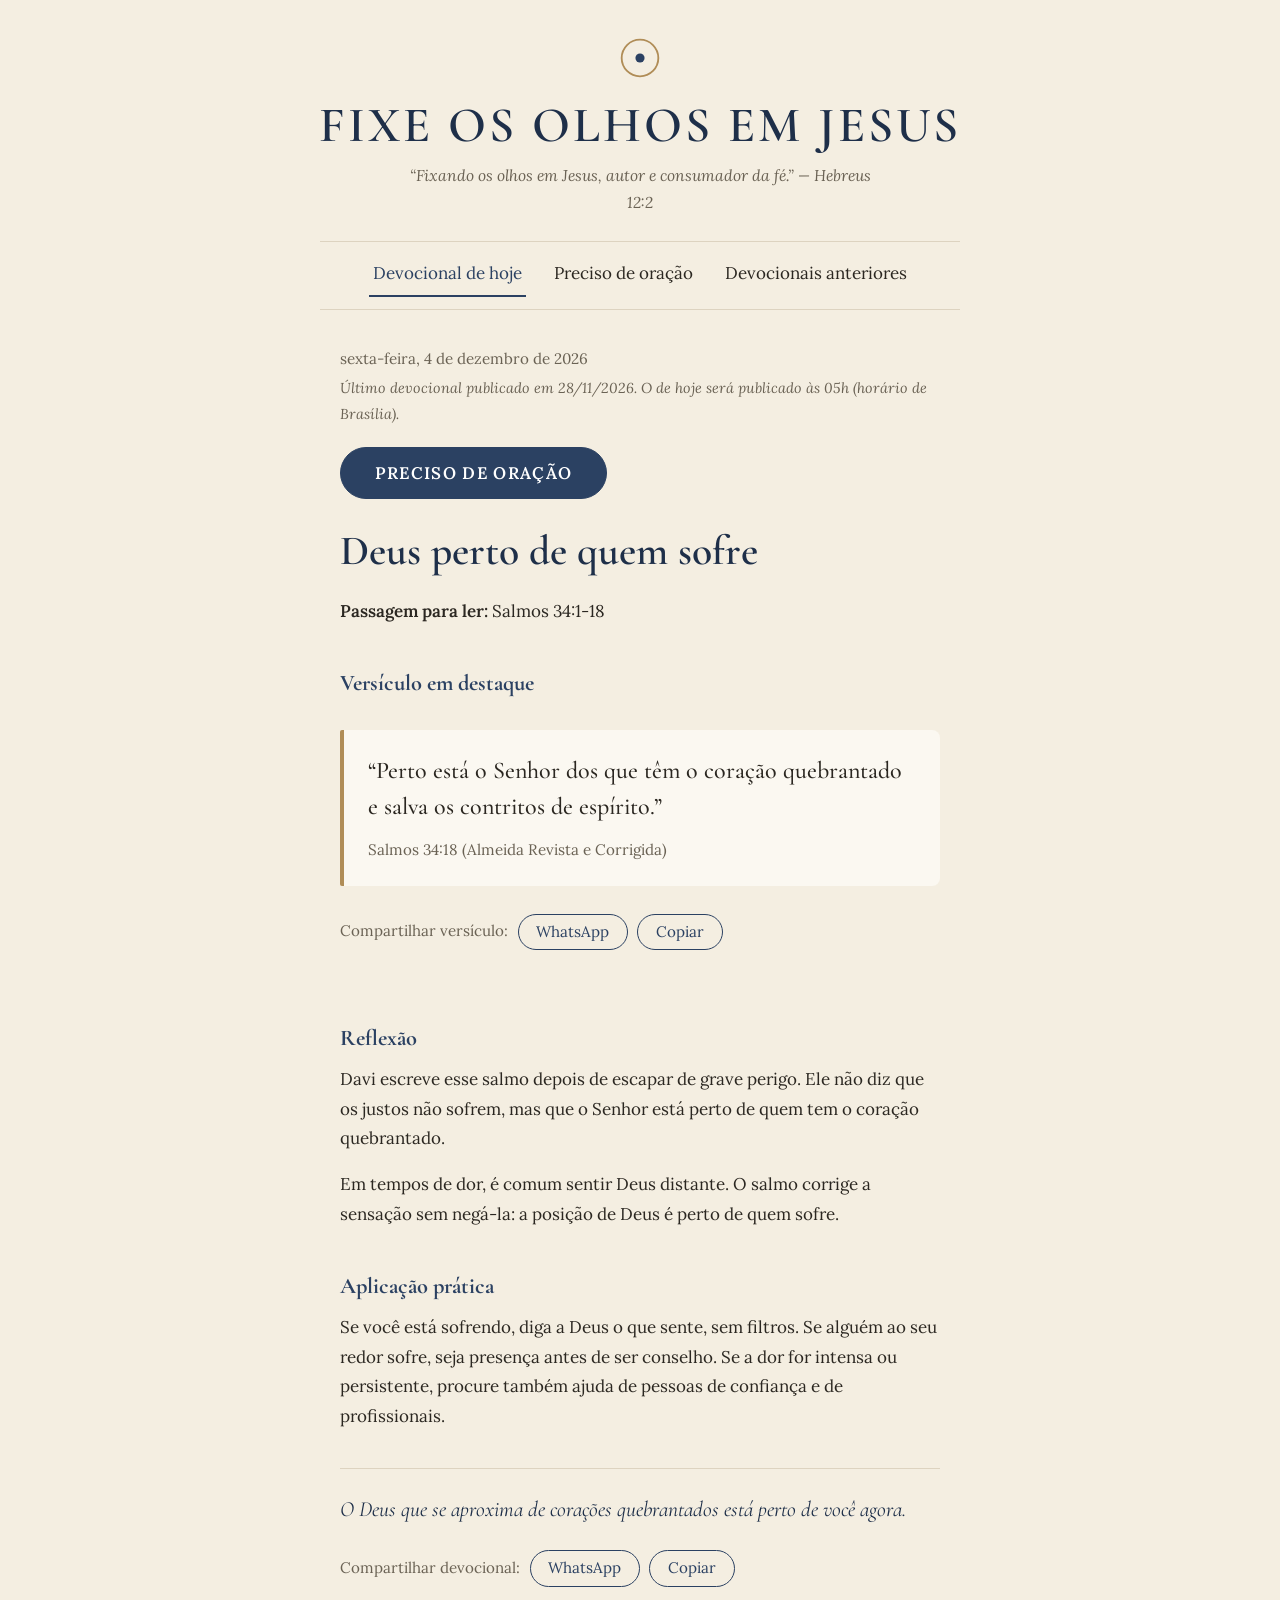
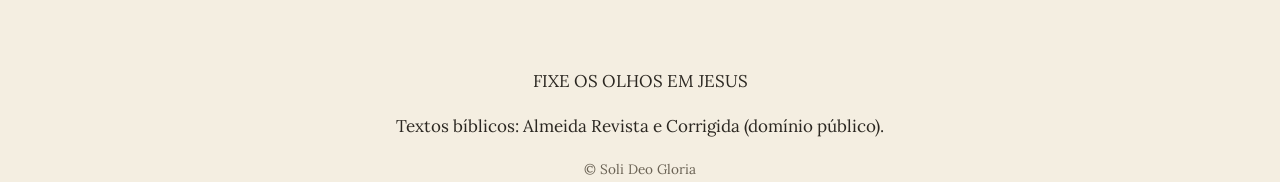
<file: index.html>
<!DOCTYPE html>
<html lang="pt-BR">
<head>
<meta charset="utf-8">
<meta name="viewport" content="width=device-width, initial-scale=1">
<title>FIXE OS OLHOS EM JESUS — Devocional diário cristão</title>
<meta name="description" content="Um devocional diário com passagem bíblica, versículo, reflexão e aplicação prática para fixar os olhos em Jesus.">
<meta name="theme-color" content="#F4EEE1">
<link rel="canonical" href="https://ThiagoBorzaquel.github.io/Fixe-os-em-jesus/">
<link rel="icon" href="./favicon.svg" type="image/svg+xml">
<meta property="og:type" content="website">
<meta property="og:locale" content="pt_BR">
<meta property="og:site_name" content="FIXE OS OLHOS EM JESUS">
<meta property="og:title" content="FIXE OS OLHOS EM JESUS — Devocional diário cristão">
<meta property="og:description" content="Um devocional diário com passagem bíblica, versículo, reflexão e aplicação prática para fixar os olhos em Jesus.">
<meta property="og:url" content="https://ThiagoBorzaquel.github.io/Fixe-os-em-jesus/">
<meta property="og:image" content="https://ThiagoBorzaquel.github.io/Fixe-os-em-jesus/img/og.png">
<meta name="twitter:card" content="summary_large_image">
<link rel="preconnect" href="https://fonts.googleapis.com">
<link rel="preconnect" href="https://fonts.gstatic.com" crossorigin>
<link rel="stylesheet" href="https://fonts.googleapis.com/css2?family=Cormorant+Garamond:ital,wght@0,500;0,600;0,700;1,500&amp;family=Lora:ital,wght@0,400;0,600;1,400&amp;display=swap">
<link rel="stylesheet" href="./css/style.css">
</head>
<body data-pagina="inicio" data-raiz="./">
<a class="pular" href="#conteudo">Ir para o conteúdo</a>
<header class="topo">
<svg class="marca" viewBox="0 0 48 48" aria-hidden="true"><circle cx="24" cy="24" r="20" fill="none" stroke="#B08D57" stroke-width="2"/><circle cx="24" cy="24" r="5" fill="#2B4162"/></svg>
<p class="titulo-site"><a href="./">FIXE OS OLHOS EM JESUS</a></p>
<p class="lema">“Fixando os olhos em Jesus, autor e consumador da fé.” — Hebreus 12:2</p>
<nav class="nav" aria-label="Principal"><a href="./" aria-current="page">Devocional de hoje</a><a href="./oracao/">Preciso de oração</a><a href="./anteriores/">Devocionais anteriores</a></nav>
</header>
<main>
<p class="data" id="data-atual"></p>
<p class="aviso-data" id="aviso-data"></p>
<div class="acao"><a class="btn btn-primario" href="oracao/">PRECISO DE ORAÇÃO</a></div>
<div id="conteudo" aria-live="polite"><p>Carregando o devocional…</p></div>
</main>
<footer class="rodape">
<p>FIXE OS OLHOS EM JESUS</p>
<p>Textos bíblicos: Almeida Revista e Corrigida (domínio público).</p>
<small>© Soli Deo Gloria</small>
</footer>
<noscript><p style="text-align:center">Ative o JavaScript para ler o conteúdo desta página.</p></noscript>
<script src="./js/app.js" defer></script>
</body>
</html>
</file>
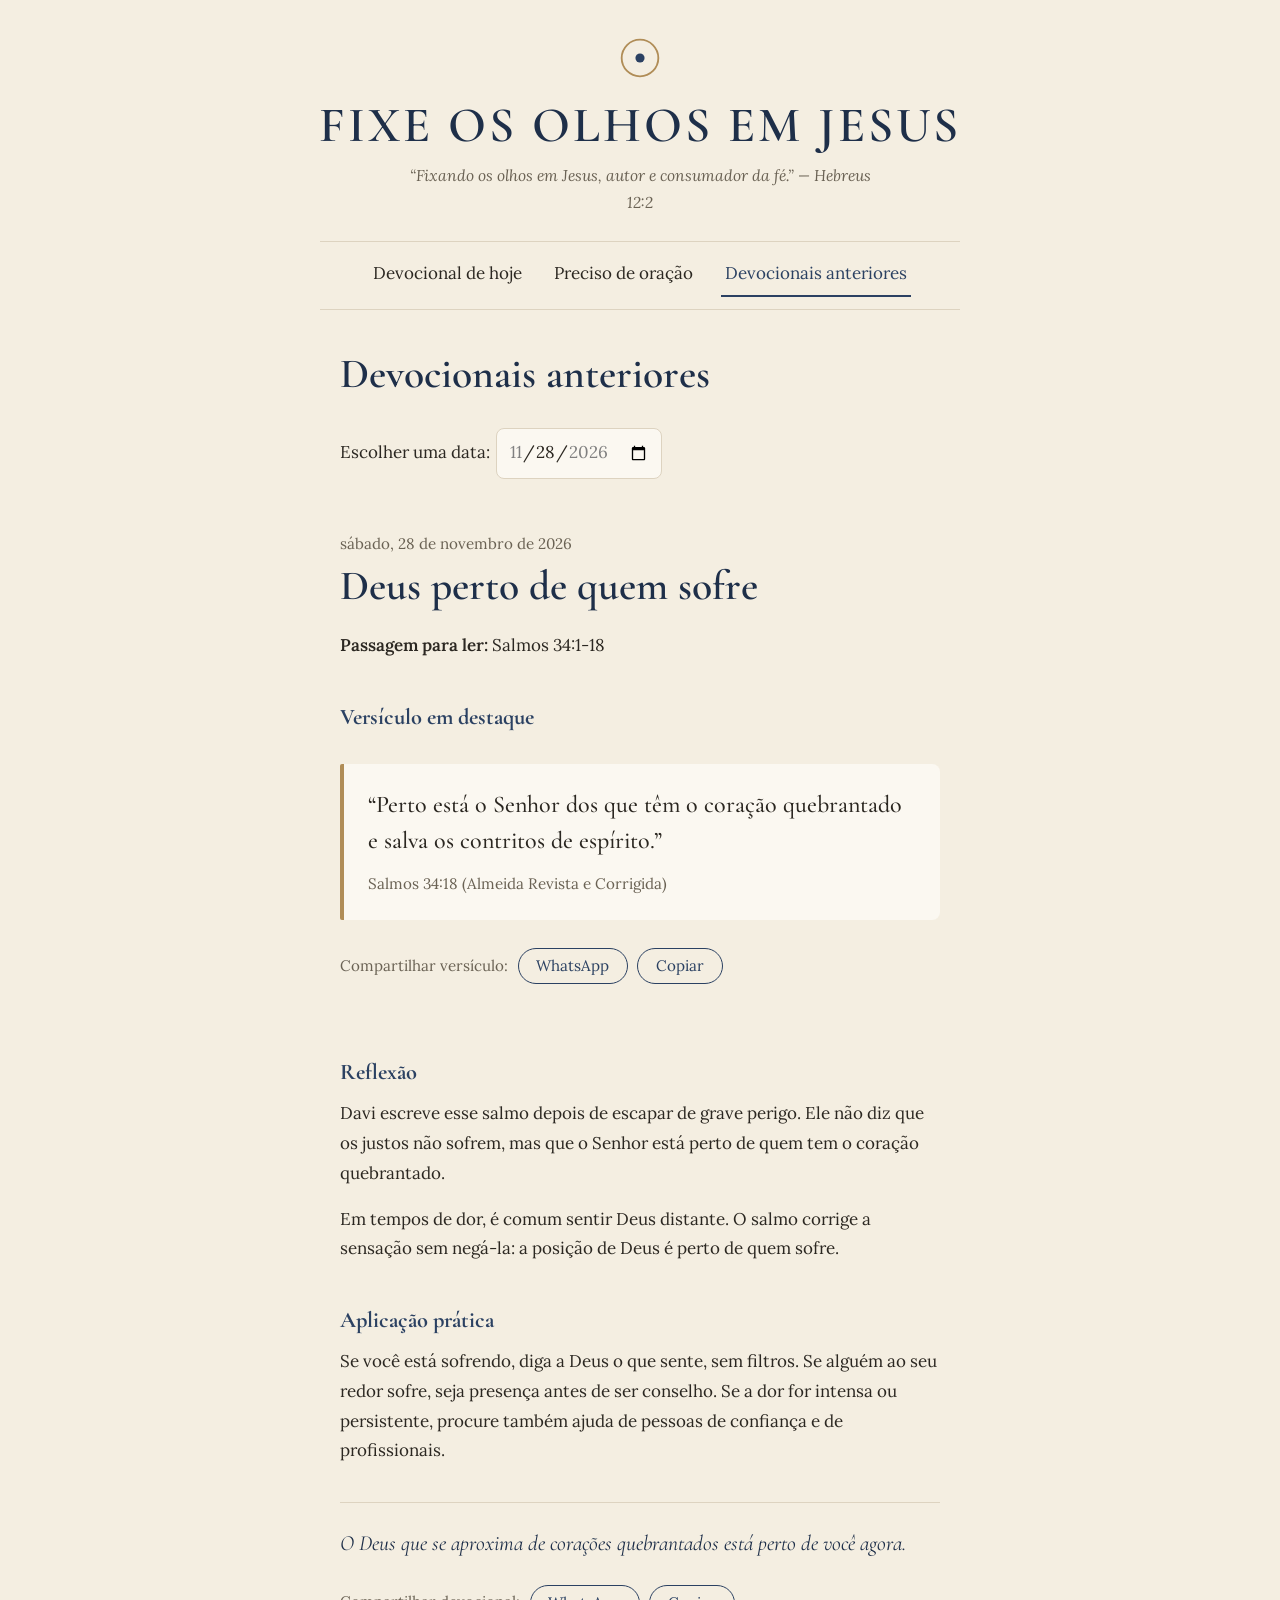
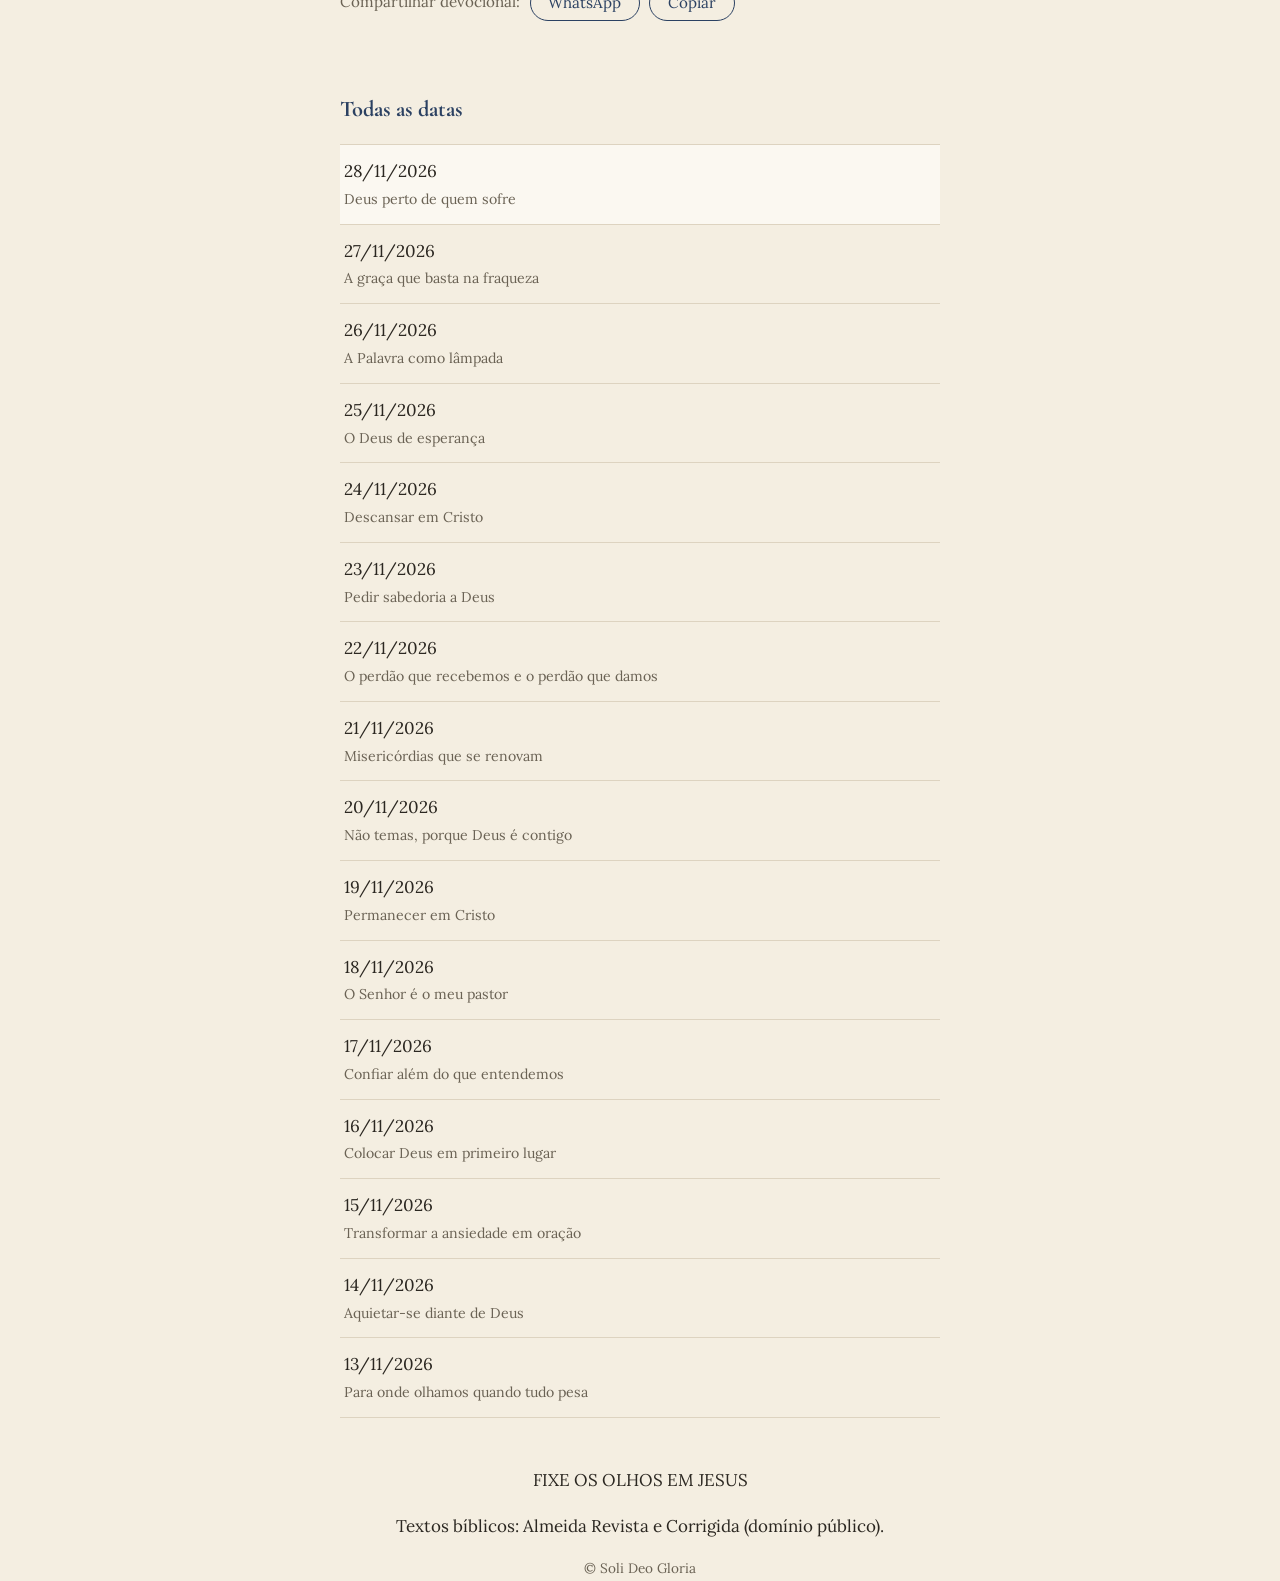
<file: anteriores/index.html>
<!DOCTYPE html>
<html lang="pt-BR">
<head>
<meta charset="utf-8">
<meta name="viewport" content="width=device-width, initial-scale=1">
<title>Devocionais anteriores — FIXE OS OLHOS EM JESUS</title>
<meta name="description" content="Releia os devocionais publicados em dias anteriores e compartilhe a mensagem.">
<meta name="theme-color" content="#F4EEE1">
<link rel="canonical" href="https://ThiagoBorzaquel.github.io/Fixe-os-em-jesus/anteriores/">
<link rel="icon" href="../favicon.svg" type="image/svg+xml">
<meta property="og:type" content="website">
<meta property="og:locale" content="pt_BR">
<meta property="og:site_name" content="FIXE OS OLHOS EM JESUS">
<meta property="og:title" content="Devocionais anteriores — FIXE OS OLHOS EM JESUS">
<meta property="og:description" content="Releia os devocionais publicados em dias anteriores e compartilhe a mensagem.">
<meta property="og:url" content="https://ThiagoBorzaquel.github.io/Fixe-os-em-jesus/anteriores/">
<meta property="og:image" content="https://ThiagoBorzaquel.github.io/Fixe-os-em-jesus/img/og.png">
<meta name="twitter:card" content="summary_large_image">
<link rel="preconnect" href="https://fonts.googleapis.com">
<link rel="preconnect" href="https://fonts.gstatic.com" crossorigin>
<link rel="stylesheet" href="https://fonts.googleapis.com/css2?family=Cormorant+Garamond:ital,wght@0,500;0,600;0,700;1,500&amp;family=Lora:ital,wght@0,400;0,600;1,400&amp;display=swap">
<link rel="stylesheet" href="../css/style.css">
</head>
<body data-pagina="anteriores" data-raiz="../">
<a class="pular" href="#conteudo">Ir para o conteúdo</a>
<header class="topo">
<svg class="marca" viewBox="0 0 48 48" aria-hidden="true"><circle cx="24" cy="24" r="20" fill="none" stroke="#B08D57" stroke-width="2"/><circle cx="24" cy="24" r="5" fill="#2B4162"/></svg>
<p class="titulo-site"><a href="../">FIXE OS OLHOS EM JESUS</a></p>
<p class="lema">“Fixando os olhos em Jesus, autor e consumador da fé.” — Hebreus 12:2</p>
<nav class="nav" aria-label="Principal"><a href="../">Devocional de hoje</a><a href="../oracao/">Preciso de oração</a><a href="../anteriores/" aria-current="page">Devocionais anteriores</a></nav>
</header>
<main>
<h2 class="pagina-titulo">Devocionais anteriores</h2>
<div class="ferramentas">
<div><label for="data">Escolher uma data:</label><input type="date" id="data"></div>
</div>
<p class="status" id="msg" role="status" aria-live="polite"></p>
<div id="conteudo" aria-live="polite"><p>Carregando…</p></div>
<h3>Todas as datas</h3>
<ul class="lista-datas" id="lista"></ul>
</main>
<footer class="rodape">
<p>FIXE OS OLHOS EM JESUS</p>
<p>Textos bíblicos: Almeida Revista e Corrigida (domínio público).</p>
<small>© Soli Deo Gloria</small>
</footer>
<noscript><p style="text-align:center">Ative o JavaScript para ler o conteúdo desta página.</p></noscript>
<script src="../js/app.js" defer></script>
</body>
</html>
</file>
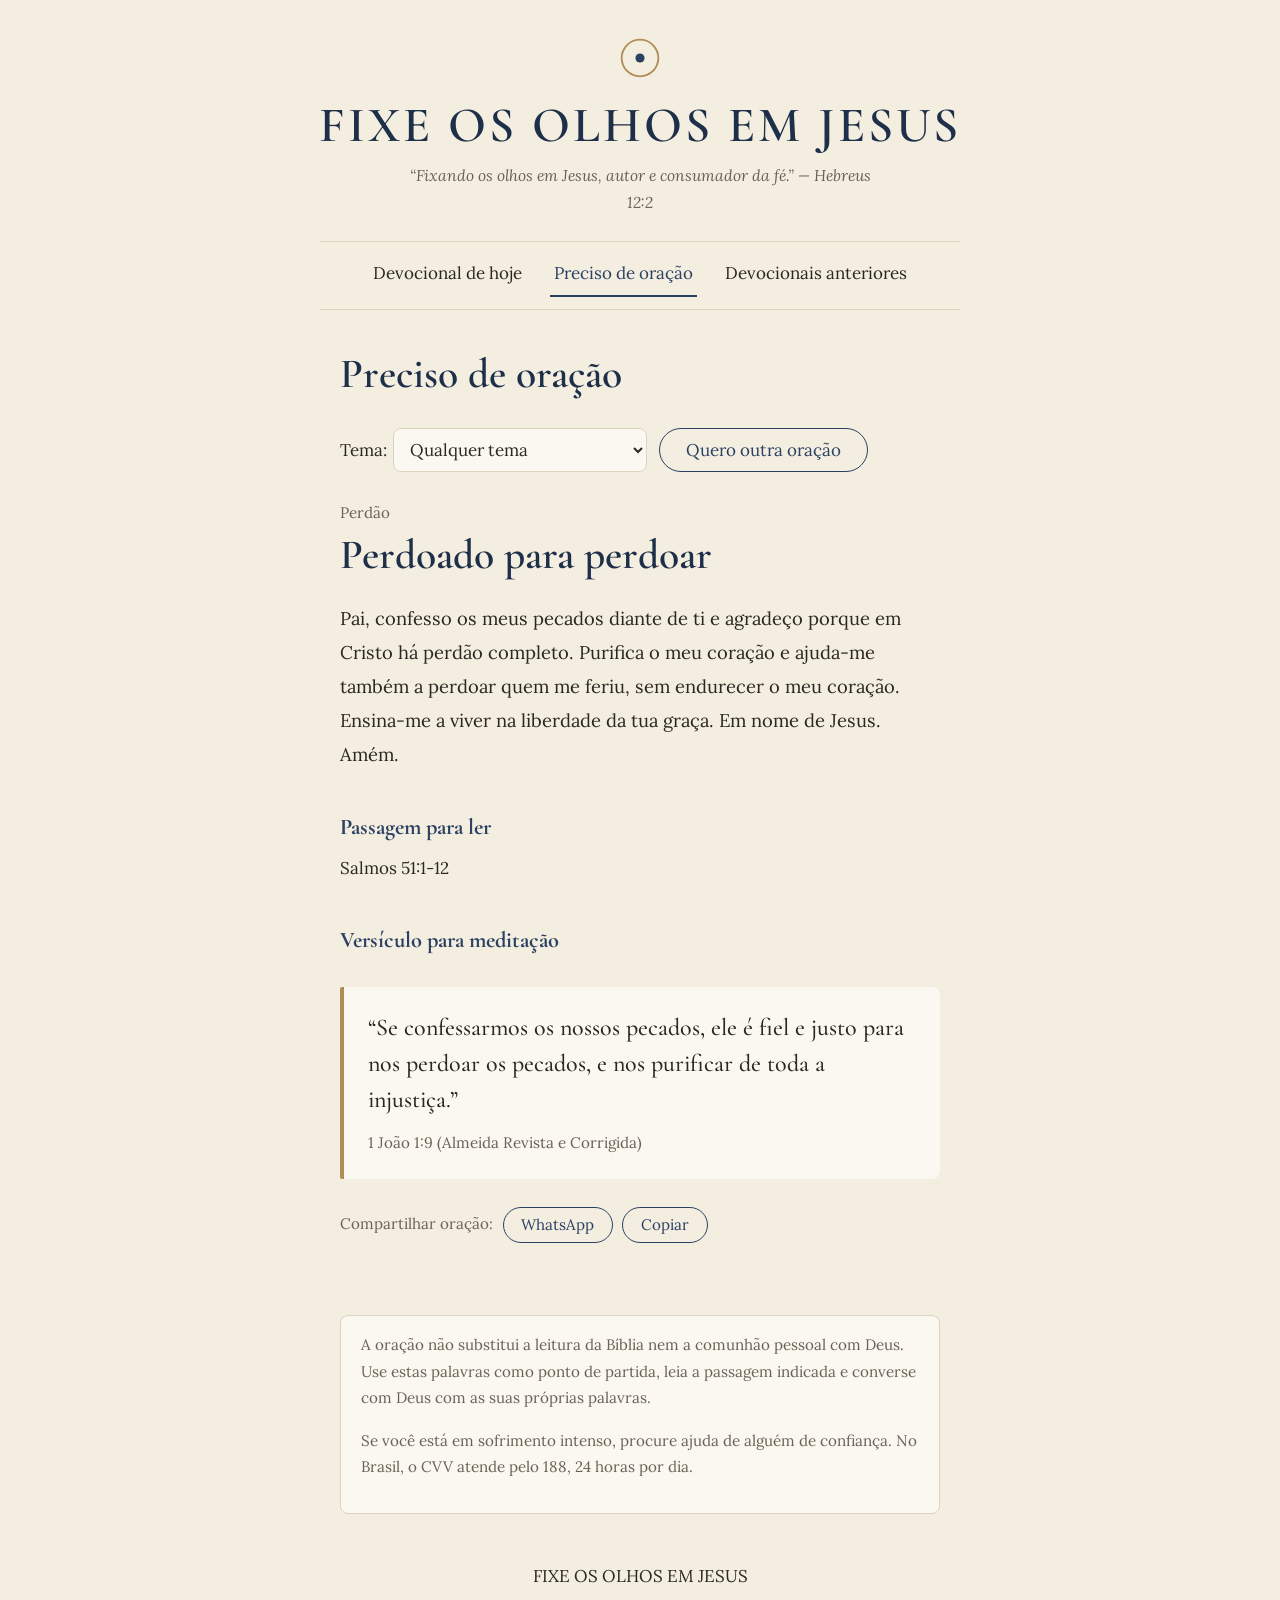
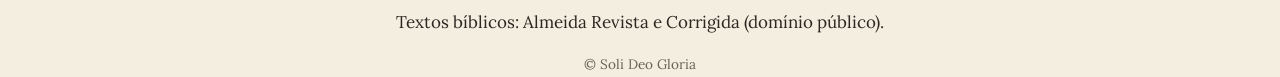
<file: oracao/index.html>
<!DOCTYPE html>
<html lang="pt-BR">
<head>
<meta charset="utf-8">
<meta name="viewport" content="width=device-width, initial-scale=1">
<title>Preciso de oração — FIXE OS OLHOS EM JESUS</title>
<meta name="description" content="Orações cristãs baseadas nas Escrituras para ansiedade, medo, gratidão, família, saúde, proteção, sabedoria, perdão e esperança.">
<meta name="theme-color" content="#F4EEE1">
<link rel="canonical" href="https://ThiagoBorzaquel.github.io/Fixe-os-em-jesus/oracao/">
<link rel="icon" href="../favicon.svg" type="image/svg+xml">
<meta property="og:type" content="website">
<meta property="og:locale" content="pt_BR">
<meta property="og:site_name" content="FIXE OS OLHOS EM JESUS">
<meta property="og:title" content="Preciso de oração — FIXE OS OLHOS EM JESUS">
<meta property="og:description" content="Orações cristãs baseadas nas Escrituras para ansiedade, medo, gratidão, família, saúde, proteção, sabedoria, perdão e esperança.">
<meta property="og:url" content="https://ThiagoBorzaquel.github.io/Fixe-os-em-jesus/oracao/">
<meta property="og:image" content="https://ThiagoBorzaquel.github.io/Fixe-os-em-jesus/img/og.png">
<meta name="twitter:card" content="summary_large_image">
<link rel="preconnect" href="https://fonts.googleapis.com">
<link rel="preconnect" href="https://fonts.gstatic.com" crossorigin>
<link rel="stylesheet" href="https://fonts.googleapis.com/css2?family=Cormorant+Garamond:ital,wght@0,500;0,600;0,700;1,500&amp;family=Lora:ital,wght@0,400;0,600;1,400&amp;display=swap">
<link rel="stylesheet" href="../css/style.css">
</head>
<body data-pagina="oracao" data-raiz="../">
<a class="pular" href="#conteudo">Ir para o conteúdo</a>
<header class="topo">
<svg class="marca" viewBox="0 0 48 48" aria-hidden="true"><circle cx="24" cy="24" r="20" fill="none" stroke="#B08D57" stroke-width="2"/><circle cx="24" cy="24" r="5" fill="#2B4162"/></svg>
<p class="titulo-site"><a href="../">FIXE OS OLHOS EM JESUS</a></p>
<p class="lema">“Fixando os olhos em Jesus, autor e consumador da fé.” — Hebreus 12:2</p>
<nav class="nav" aria-label="Principal"><a href="../">Devocional de hoje</a><a href="../oracao/" aria-current="page">Preciso de oração</a><a href="../anteriores/">Devocionais anteriores</a></nav>
</header>
<main>
<h2 class="pagina-titulo">Preciso de oração</h2>
<div class="ferramentas">
<div><label for="categoria">Tema:</label><select id="categoria"><option value="">Qualquer tema</option></select></div>
<button class="btn" id="outra" type="button">Quero outra oração</button>
</div>
<div id="conteudo" aria-live="polite"><p>Carregando a oração…</p></div>
<div class="nota">
<p>A oração não substitui a leitura da Bíblia nem a comunhão pessoal com Deus. Use estas palavras como ponto de partida, leia a passagem indicada e converse com Deus com as suas próprias palavras.</p>
<p>Se você está em sofrimento intenso, procure ajuda de alguém de confiança. No Brasil, o CVV atende pelo 188, 24 horas por dia.</p>
</div>
</main>
<footer class="rodape">
<p>FIXE OS OLHOS EM JESUS</p>
<p>Textos bíblicos: Almeida Revista e Corrigida (domínio público).</p>
<small>© Soli Deo Gloria</small>
</footer>
<noscript><p style="text-align:center">Ative o JavaScript para ler o conteúdo desta página.</p></noscript>
<script src="../js/app.js" defer></script>
</body>
</html>
</file>
<file: css/style.css>
:root{
  --papel:#F4EEE1; --superficie:#FBF8F1; --tinta:#2B2721; --suave:#6A6254;
  --azul:#2B4162; --azul-escuro:#1E2F49; --ouro:#B08D57; --linha:#DDD3C0;
  --serif-titulo:"Cormorant Garamond","Iowan Old Style","Palatino Linotype",Georgia,serif;
  --serif-texto:"Lora","Iowan Old Style","Palatino Linotype",Georgia,serif;
}
*{box-sizing:border-box}
html{-webkit-text-size-adjust:100%}
body{margin:0;background:var(--papel);color:var(--tinta);font-family:var(--serif-texto);font-size:1.0625rem;line-height:1.75}
a{color:var(--azul)}
.pular{position:absolute;left:-999px;top:0;background:var(--azul);color:#fff;padding:.5rem 1rem;z-index:10}
.pular:focus{left:0}
:focus-visible{outline:3px solid var(--ouro);outline-offset:3px;border-radius:2px}

/* Cabeçalho */
.topo{text-align:center;padding:2.25rem 1.25rem 0}
.marca{display:inline-block;width:44px;height:44px;margin-bottom:.5rem}
.titulo-site{margin:0;font-family:var(--serif-titulo);font-weight:600;font-size:clamp(1.9rem,6.5vw,3.1rem);letter-spacing:.06em;line-height:1.1;color:var(--azul-escuro)}
.titulo-site a{color:inherit;text-decoration:none}
.lema{margin:.6rem auto 0;max-width:30rem;font-style:italic;color:var(--suave);font-size:.98rem}
.nav{display:flex;justify-content:center;gap:.25rem 1.5rem;flex-wrap:wrap;margin:1.5rem auto 0;padding:.75rem 0;border-top:1px solid var(--linha);border-bottom:1px solid var(--linha);max-width:40rem}
.nav a{color:var(--tinta);text-decoration:none;padding:.35rem .25rem;border-bottom:2px solid transparent}
.nav a:hover{border-color:var(--ouro)}
.nav a[aria-current="page"]{border-color:var(--azul);color:var(--azul)}

/* Conteúdo */
main{max-width:40rem;margin:0 auto;padding:2.25rem 1.25rem 3rem}
.data{margin:0 0 .25rem;color:var(--suave);font-size:.95rem}
.aviso-data{margin:0 0 1rem;font-size:.9rem;color:var(--suave);font-style:italic}
h1.devo-titulo,h2.pagina-titulo{font-family:var(--serif-titulo);font-weight:600;font-size:clamp(1.9rem,5.5vw,2.6rem);line-height:1.2;margin:.25rem 0 1.25rem;color:var(--azul-escuro)}
h3{font-family:var(--serif-titulo);font-weight:700;font-size:1.4rem;margin:2.25rem 0 .5rem;color:var(--azul)}
p{margin:0 0 1rem}
.passagem{margin:0 0 1.5rem}
.passagem strong{font-weight:600}

.versiculo{margin:1.75rem 0;padding:1.4rem 1.5rem;background:var(--superficie);border-left:4px solid var(--ouro);border-radius:2px 8px 8px 2px}
.versiculo blockquote{margin:0;font-family:var(--serif-titulo);font-size:1.5rem;line-height:1.5;font-weight:500}
.versiculo cite{display:block;margin-top:.75rem;font-style:normal;font-size:.95rem;color:var(--suave)}

.encorajamento{margin-top:2.25rem;padding-top:1.5rem;border-top:1px solid var(--linha);font-family:var(--serif-titulo);font-size:1.35rem;line-height:1.55;font-style:italic;color:var(--azul-escuro)}

/* Botões */
.btn{display:inline-block;font:inherit;cursor:pointer;text-decoration:none;border-radius:999px;padding:.7rem 1.6rem;border:1.5px solid var(--azul);background:transparent;color:var(--azul);line-height:1.2}
.btn:hover{background:rgba(43,65,98,.08)}
.btn-primario{background:var(--azul);color:#fff;font-weight:600;letter-spacing:.08em;padding:.95rem 2.1rem;font-size:1.05rem}
.btn-primario:hover{background:var(--azul-escuro)}
.acao{margin:1.25rem 0 1.75rem}
.compartilhar{display:flex;flex-wrap:wrap;gap:.6rem;margin:1.5rem 0 0;align-items:center}
.compartilhar .btn{padding:.5rem 1.1rem;font-size:.95rem}
.compartilhar span{color:var(--suave);font-size:.95rem}
.status{min-height:1.5rem;color:var(--suave);font-size:.9rem;margin:.5rem 0 0}

/* Orações / histórico */
.oracao-texto{font-size:1.15rem;line-height:1.85}
.categoria{margin:0 0 .25rem;color:var(--suave);font-size:.95rem}
.ferramentas{display:flex;flex-wrap:wrap;gap:.75rem;align-items:center;margin:1.75rem 0}
select,input[type=date]{font:inherit;padding:.55rem .75rem;border:1.5px solid var(--linha);border-radius:8px;background:var(--superficie);color:var(--tinta)}
label{margin-right:.4rem}
.nota{margin-top:2.5rem;padding:1rem 1.25rem;background:var(--superficie);border:1px solid var(--linha);border-radius:8px;font-size:.95rem;color:var(--suave)}
.lista-datas{list-style:none;margin:1rem 0 0;padding:0;border-top:1px solid var(--linha)}
.lista-datas li{border-bottom:1px solid var(--linha)}
.lista-datas button{all:unset;box-sizing:border-box;display:block;width:100%;cursor:pointer;padding:.75rem .25rem}
.lista-datas button:hover,.lista-datas button[aria-current="true"]{background:var(--superficie)}
.lista-datas button:focus-visible{outline:3px solid var(--ouro)}
.lista-datas small{display:block;color:var(--suave)}
/* Rodapé refinado / Easter egg sutil */
.rodape{text-align:center}
.rodape small{display:block;margin-top:.4rem;color:var(--suave);font-size:.85rem}

/* Entrada única de destaque: o título aparece suavemente ao carregar */
@media (prefers-reduced-motion:no-preference){
  .titulo-site{animation:aparecer 1.2s ease both}
  @keyframes aparecer{from{opacity:0;letter-spacing:.14em}to{opacity:1;letter-spacing:.06em}}
}
@media (max-width:480px){
  body{font-size:1.02rem}
  .versiculo{padding:1.1rem 1.1rem}
  .versiculo blockquote{font-size:1.3rem}
  .btn-primario{width:100%;text-align:center}
}
@media print{.nav,.compartilhar,.acao,.ferramentas{display:none}body{background:#fff}}
</file>
